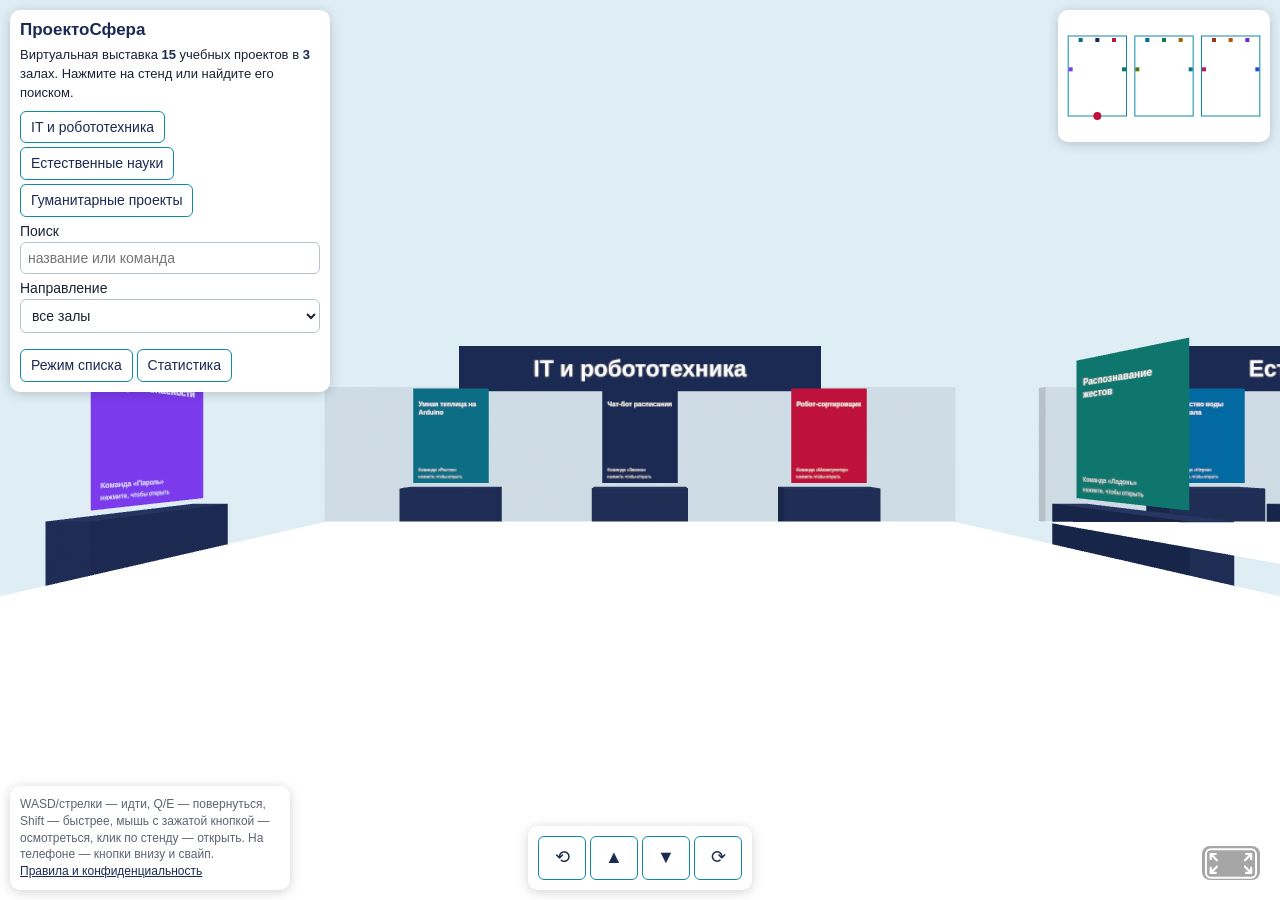
<file: index.html>
<!doctype html>
<html lang="ru">
<head>
<meta charset="utf-8">
<meta name="viewport" content="width=device-width, initial-scale=1">
<title>ПроектоСфера — 3D-выставка проектов</title>
<meta name="description" content="Виртуальная 3D-выставка учебных проектов программы «Сириус.Лето»: 15 демонстрационных стендов в трёх залах. Ходите по павильону или смотрите каталог.">
<meta name="theme-color" content="#1b2a52">
<link rel="icon" href="favicon.svg" type="image/svg+xml">
<link rel="canonical" href="https://sirius-leto-2026.github.io/proektosfera/">
<meta property="og:type" content="website">
<meta property="og:locale" content="ru_RU">
<meta property="og:site_name" content="ПроектоСфера">
<meta property="og:title" content="ПроектоСфера — 3D-выставка проектов">
<meta property="og:description" content="3D-выставка учебных проектов: 15 стендов в трёх залах. Ходите по виртуальному павильону, открывайте карточки и задавайте вопросы авторам.">
<meta property="og:url" content="https://sirius-leto-2026.github.io/proektosfera/">
<meta property="og:image" content="https://sirius-leto-2026.github.io/proektosfera/cover.png">
<meta property="og:image:width" content="1200">
<meta property="og:image:height" content="630">
<meta property="og:image:alt" content="ПроектоСфера — виртуальная 3D-выставка учебных проектов">
<link rel="stylesheet" href="css/style.css?v=6">
</head>
<body data-mode="3d">

<a class="skip" href="catalog.html">Перейти к списку стендов (без 3D)</a>
<noscript><div class="notice">Для 3D-павильона нужен JavaScript. <a href="catalog.html">Открыть каталог стендов</a> — он работает и без сцены.</div></noscript>

<div class="panel top" id="top">
  <div class="top-head">
    <h1>ПроектоСфера</h1>
    <a class="top-link" href="catalog.html">Список</a>
    <button class="top-toggle" id="top-toggle" type="button" aria-expanded="false" aria-controls="top-body" onclick="this.setAttribute('aria-expanded', this.closest('.top').classList.toggle('open'))">Фильтры</button>
  </div>
  <p class="lead">Виртуальная выставка <b id="n-stands">15</b> учебных проектов в <b id="n-halls">3</b> залах. Нажмите на стенд или найдите его поиском.</p>
  <div class="top-body" id="top-body">
    <nav class="halls" id="halls" aria-label="Залы павильона"></nav>
    <label>Поиск <input id="q" type="search" placeholder="название или команда" autocomplete="off"></label>
    <label>Направление <select id="f"><option value="">все залы</option></select></label>
    <ul id="results" aria-live="polite" aria-label="Результаты поиска"></ul>
    <p class="note" id="search-status" role="status"></p>
    <a class="btn" href="catalog.html">Режим списка</a>
    <button class="btn" type="button" onclick="showStats()">Статистика</button>
  </div>
</div>

<canvas class="panel mini" id="mini" width="200" height="120" role="img" aria-label="Схема павильона: три зала, красная точка — положение посетителя"></canvas>

<div class="panel moves" role="group" aria-label="Управление движением">
  <button data-m="left" type="button" aria-label="Повернуть налево">⟲</button>
  <button data-m="fwd" type="button" aria-label="Вперёд">▲</button>
  <button data-m="back" type="button" aria-label="Назад">▼</button>
  <button data-m="right" type="button" aria-label="Повернуть направо">⟳</button>
</div>
<div class="panel help">
  <span class="desk">WASD/стрелки — идти, Q/E — повернуться, Shift — быстрее, мышь с зажатой кнопкой — осмотреться, клик по стенду — открыть. На телефоне — кнопки внизу и свайп.<br><a href="privacy.html">Правила и конфиденциальность</a></span>
  <span class="mob">Кнопки внизу — идти и поворачиваться, свайп по сцене — осмотреться. Нажмите на стенд, чтобы открыть карточку. <a href="privacy.html">Правила</a></span>
</div>

<div id="modal" hidden></div>

<a-scene renderer="antialias: true; physicallyCorrectLights: true" vr-mode-ui="enabled: false" cursor="rayOrigin: mouse" raycaster="objects: .stand" aria-label="3D-павильон выставки. Для навигации без сцены откройте каталог стендов.">
  <a-sky color="#dfeef5"></a-sky>
  <a-entity light="type: ambient; intensity: 2.5"></a-entity>
  <a-entity light="type: directional; intensity: 1.9" position="2 6 3"></a-entity>
  <a-entity id="world"></a-entity>
  <a-entity id="rig" position="0 0 6">
    <a-entity id="cam" camera look-controls="pointerLockEnabled: false" wasd-controls="acceleration: 0" position="0 1.6 0"></a-entity>
  </a-entity>
</a-scene>

<script src="vendor/aframe.min.js"></script>
<script src="data/stands.js?v=6"></script>
<script src="js/common.js?v=6"></script>
<script>
// Геометрия павильона: залы стоят в ряд по оси X, стенды — по периметру зала.
const HALL_W = 14, HALL_D = 12, GAP = 2;
const hallX = i => i * (HALL_W + GAP);
const world = document.getElementById("world");
const cam = document.getElementById("cam");
const pos = {};                                  // id стенда -> {x, z, ry}

function el(tag, attrs, parent) {
  const e = document.createElement(tag);
  for (const k in attrs) e.setAttribute(k, attrs[k]);
  (parent || world).appendChild(e); return e;
}

// Постер стенда рисуем на canvas — картинки не нужны.
function poster(s) {
  const c = document.createElement("canvas"); c.width = 512; c.height = 640;
  const g = c.getContext("2d");
  g.fillStyle = s.color; g.fillRect(0, 0, 512, 640);
  g.fillStyle = "#fff"; g.font = "bold 44px Segoe UI, Arial";
  const words = s.title.split(" "); let line = "", y = 120;
  for (const w of words) {
    if (g.measureText(line + w).width > 440) { g.fillText(line, 36, y); line = ""; y += 56; }
    line += w + " ";
  }
  g.fillText(line, 36, y);
  g.font = "30px Segoe UI, Arial"; g.fillText(s.team, 36, 560);
  g.font = "26px Segoe UI, Arial"; g.fillText("нажмите, чтобы открыть", 36, 605);
  return c.toDataURL();
}

HALLS.forEach((h, i) => {
  const x = hallX(i);
  el("a-plane", { position: `${x} 0 0`, rotation: "-90 0 0", width: HALL_W, height: HALL_D, color: i % 2 ? "#eef3f7" : "#f6f8fa" });
  el("a-box", { position: `${x} 1.5 ${-HALL_D / 2}`, width: HALL_W, height: 3, depth: 0.2, color: "#c9d6df" });
  // шрифт a-text не знает кириллицу, поэтому вывеска зала — тоже картинка на canvas
  const c = document.createElement("canvas"); c.width = 1024; c.height = 128;
  const g = c.getContext("2d"); g.fillStyle = "#1b2a52"; g.fillRect(0, 0, 1024, 128);
  g.fillStyle = "#fff"; g.font = "bold 64px Segoe UI, Arial"; g.textAlign = "center"; g.fillText(h.name, 512, 86);
  el("a-plane", { position: `${x} 3.4 ${-HALL_D / 2 + 0.15}`, width: 8, height: 1, material: { src: c.toDataURL(), shader: "flat" } });
  const list = STANDS.filter(s => s.hall === h.id);
  list.forEach((s, k) => {
    // первые 3 стенда — у задней стены, остальные — по бокам
    let p;
    if (k < 3) p = { x: x - 4 + k * 4, z: -HALL_D / 2 + 0.6, ry: 0 };
    else { const left = k % 2 === 1; p = { x: x + (left ? -HALL_W / 2 + 0.6 : HALL_W / 2 - 0.6), z: -1 + Math.floor((k - 3) / 2) * 3, ry: left ? 90 : -90 }; }
    pos[s.id] = p;
    const st = el("a-entity", { position: `${p.x} 0 ${p.z}`, rotation: `0 ${p.ry} 0` });
    el("a-box", { position: "0 0.4 0", width: 2, height: 0.8, depth: 0.5, color: "#1b2a52" }, st);
    el("a-plane", { class: "stand", "data-id": s.id, position: "0 1.9 0.05", width: 1.6, height: 2, material: { src: poster(s), shader: "flat" } }, st)
      .addEventListener("click", () => openStand(s.id));
  });
});

// Переход к залу / к стенду
function teleport(x, z, ry) {
  document.getElementById("rig").setAttribute("position", `${x} 0 ${z}`);
  cam.setAttribute("position", "0 1.6 0");
  cam.components["look-controls"].yawObject.rotation.y = THREE.MathUtils.degToRad(ry || 0);
  cam.components["look-controls"].pitchObject.rotation.x = 0;
}
const hallsBox = document.getElementById("halls"), f = document.getElementById("f");
const closeTopPanel = () => {
  const panel = document.getElementById("top");
  if (!panel.classList.contains("open")) return;
  panel.classList.remove("open");
  const t = document.getElementById("top-toggle");
  if (t) t.setAttribute("aria-expanded", "false");
};
HALLS.forEach((h, i) => {
  const b = document.createElement("button"); b.type = "button"; b.textContent = h.name;
  b.onclick = () => { teleport(hallX(i), 4, 0); closeTopPanel(); }; hallsBox.appendChild(b);
  f.add(new Option(h.name, h.id));
});
function goStand(id) {
  const p = pos[id];
  if (!p) { openStand(id); return; }
  const r = THREE.MathUtils.degToRad(p.ry);
  teleport(p.x + Math.sin(r) * 2.5, p.z + Math.cos(r) * 2.5, p.ry);
  openStand(id);
}

// Поиск и фильтр
const q = document.getElementById("q"), res = document.getElementById("results"), status = document.getElementById("search-status");
function renderResults() {
  const t = q.value.trim().toLowerCase(), h = f.value;
  res.innerHTML = "";
  if (!t && !h) { status.textContent = ""; return; }
  const found = STANDS.filter(s => (!h || s.hall === h) && (!t || (s.title + " " + s.team).toLowerCase().includes(t)));
  found.forEach(s => { const li = document.createElement("li"), b = document.createElement("button");
    b.type = "button"; b.textContent = s.title; b.onclick = () => { closeTopPanel(); goStand(s.id); }; li.appendChild(b); res.appendChild(li); });
  status.textContent = found.length ? `Найдено стендов: ${found.length}` : "Ничего не найдено — измените запрос или зал.";
}
q.oninput = f.onchange = renderResults;

// Кнопки движения для телефона
document.querySelectorAll(".moves button").forEach(b => b.onclick = () => {
  const rig = document.getElementById("rig").object3D, yaw = cam.components["look-controls"].yawObject;
  const m = b.dataset.m, step = 1.5;
  if (m === "left") yaw.rotation.y += Math.PI / 8;
  else if (m === "right") yaw.rotation.y -= Math.PI / 8;
  else { const d = m === "fwd" ? -step : step;
    rig.position.x += Math.sin(yaw.rotation.y) * d; rig.position.z += Math.cos(yaw.rotation.y) * d; }
});

// Миникарта
const mini = document.getElementById("mini").getContext("2d");
const total = hallX(HALLS.length - 1) + HALL_W, sc = 200 / (total + 2);
function drawMini() {
  mini.clearRect(0, 0, 200, 120);
  const mx = x => (x + HALL_W / 2 + 1) * sc, mz = z => 60 + z * sc * 1.6;
  HALLS.forEach((h, i) => { mini.strokeStyle = "#0e8aa6"; mini.strokeRect(mx(hallX(i) - HALL_W / 2), mz(-HALL_D / 2), HALL_W * sc, HALL_D * sc * 1.6); });
  STANDS.forEach(s => { const p = pos[s.id]; mini.fillStyle = s.color; mini.fillRect(mx(p.x) - 2, mz(p.z) - 2, 4, 4); });
  const w = new THREE.Vector3(); cam.object3D.getWorldPosition(w);
  mini.fillStyle = "#be123c"; mini.beginPath(); mini.arc(mx(w.x), mz(w.z), 4, 0, 7); mini.fill();
  requestAnimationFrame(drawMini);
}
const sceneEl = document.querySelector("a-scene");
sceneEl.addEventListener("loaded", () => {
  // Сцену можно выбрать клавишей Tab и ходить с клавиатуры.
  if (sceneEl.canvas) {
    sceneEl.canvas.tabIndex = 0;
    sceneEl.canvas.setAttribute("aria-label", "3D-павильон. WASD или стрелки — идти, Q и E — поворачиваться, Shift — быстрее. Список стендов доступен по ссылке «Перейти к списку стендов».");
  }
  drawMini();
});

// ---------- ходьба с клавиатуры ----------
// Встроенный wasd-controls на схеме «acceleration: 45» разгонялся до ~8 м/с (30 км/ч):
// камера за секунду пролетала зал и уходила сквозь стены в пустоту. Поэтому движение
// считаем сами: ровный шаг 2,2 м/с (Shift — 4,2), поворот Q/E и границы павильона.
(() => {
  const rigEl = document.getElementById("rig");
  const WALK = 2.2, RUN = 4.2, TURN = 1.9;
  const MIN_X = -HALL_W / 2 + 0.6, MAX_X = hallX(HALLS.length - 1) + HALL_W / 2 - 0.6;
  const MIN_Z = -HALL_D / 2 + 0.6, MAX_Z = HALL_D / 2 + 0.3;
  const MOVE_KEYS = /^(KeyW|KeyA|KeyS|KeyD|KeyQ|KeyE|ArrowUp|ArrowDown|ArrowLeft|ArrowRight|ShiftLeft|ShiftRight)$/;
  const isTyping = (t) => !!t && (/^(INPUT|TEXTAREA|SELECT)$/.test(t.tagName) || t.isContentEditable);
  const held = new Set();                       // состояние клавиш ведём сами: A-Frame знает только WASD/стрелки
  let last = performance.now();

  function step(now) {
    requestAnimationFrame(step);
    const dt = Math.min((now - last) / 1000, 0.1);
    last = now;
    const look = cam.components && cam.components["look-controls"];
    if (!look || document.body.classList.contains("modal-open")) return;
    const f = ((held.has("KeyW") || held.has("ArrowUp")) ? 1 : 0) - ((held.has("KeyS") || held.has("ArrowDown")) ? 1 : 0);
    const s = ((held.has("KeyD") || held.has("ArrowRight")) ? 1 : 0) - ((held.has("KeyA") || held.has("ArrowLeft")) ? 1 : 0);
    const turn = (held.has("KeyE") ? 1 : 0) - (held.has("KeyQ") ? 1 : 0);
    if (turn) look.yawObject.rotation.y += turn * TURN * dt;
    if (!f && !s) return;
    const len = Math.hypot(f, s) || 1;
    const speed = (held.has("ShiftLeft") || held.has("ShiftRight")) ? RUN : WALK;
    const y = look.yawObject.rotation.y;
    const dx = (-Math.sin(y) * f + Math.cos(y) * s) / len * speed * dt;
    const dz = (-Math.cos(y) * f - Math.sin(y) * s) / len * speed * dt;
    const p = rigEl.object3D.position;
    p.x = Math.min(MAX_X, Math.max(MIN_X, p.x + dx));
    p.z = Math.min(MAX_Z, Math.max(MIN_Z, p.z + dz));
  }
  requestAnimationFrame(step);

  // Стрелки и WASD не должны прокручивать страницу и не должны мешать вводу в поиске.
  document.addEventListener("keydown", (e) => {
    if (!MOVE_KEYS.test(e.code) || isTyping(e.target) || document.body.classList.contains("modal-open")) return;
    e.preventDefault();
    held.add(e.code);
  }, { passive: false });
  document.addEventListener("keyup", (e) => { held.delete(e.code); });
  window.addEventListener("blur", () => held.clear());
  document.addEventListener("visibilitychange", () => { if (document.hidden) held.clear(); });
})();
</script>
</body>
</html>
</file>
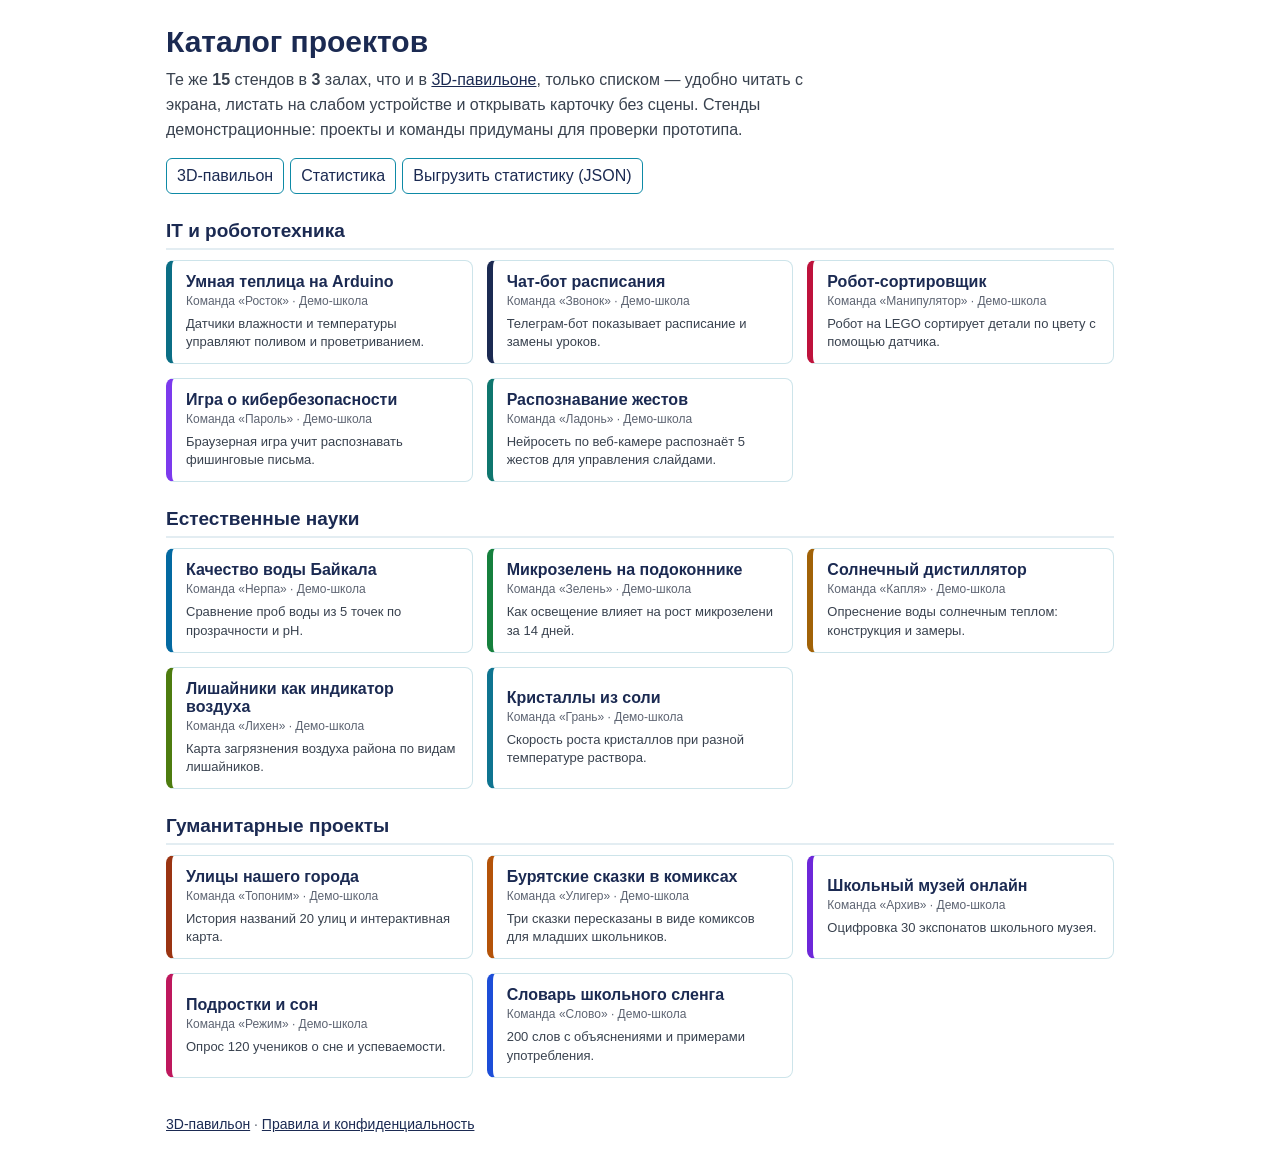
<file: catalog.html>
<!doctype html>
<html lang="ru">
<head>
<meta charset="utf-8">
<meta name="viewport" content="width=device-width, initial-scale=1">
<title>Каталог стендов — ПроектоСфера</title>
<meta name="description" content="Все стенды выставки «ПроектоСфера» списком: 15 демонстрационных проектов в трёх направлениях. Откройте карточку, чтобы узнать команду и описание.">
<meta name="theme-color" content="#1b2a52">
<link rel="icon" href="favicon.svg" type="image/svg+xml">
<link rel="canonical" href="https://sirius-leto-2026.github.io/proektosfera/catalog.html">
<meta property="og:type" content="website">
<meta property="og:locale" content="ru_RU">
<meta property="og:site_name" content="ПроектоСфера">
<meta property="og:title" content="Каталог стендов — ПроектоСфера">
<meta property="og:description" content="Все 15 стендов выставки списком, с командами и описаниями. Режим без 3D-сцены — для слабых устройств и чтения с экрана.">
<meta property="og:url" content="https://sirius-leto-2026.github.io/proektosfera/catalog.html">
<meta property="og:image" content="https://sirius-leto-2026.github.io/proektosfera/cover.png">
<meta property="og:image:width" content="1200">
<meta property="og:image:height" content="630">
<meta property="og:image:alt" content="ПроектоСфера — виртуальная 3D-выставка учебных проектов">
<link rel="stylesheet" href="css/style.css?v=6">
<script src="data/stands.js?v=6"></script>
</head>
<body data-mode="catalog">
<div class="wrap">
  <h1>Каталог проектов</h1>
  <p class="catalog-intro">Те же <b id="n-stands">15</b> стендов в <b id="n-halls">3</b> залах, что и в <a href="index.html">3D-павильоне</a>, только списком — удобно читать с экрана, листать на слабом устройстве и открывать карточку без сцены. Стенды демонстрационные: проекты и команды придуманы для проверки прототипа.</p>
  <div class="toolbar">
    <a class="btn" href="index.html">3D-павильон</a>
    <button class="btn" type="button" onclick="showStats()">Статистика</button>
    <button class="btn" type="button" onclick="exportStats()">Выгрузить статистику (JSON)</button>
  </div>
  <div id="list"></div>
</div>
<p class="foot"><a href="index.html">3D-павильон</a> · <a href="privacy.html">Правила и конфиденциальность</a></p>
<div id="modal" hidden></div>
<script src="js/common.js?v=6"></script>
<script>
const list = document.getElementById("list");
HALLS.forEach(h => {
  const sec = document.createElement("section");
  sec.innerHTML = `<h2>${h.name}</h2><div class="grid"></div>`;
  STANDS.filter(s => s.hall === h.id).forEach(s => {
    const b = document.createElement("button");
    b.type = "button";
    b.className = "item"; b.style.borderLeftColor = s.color;
    b.innerHTML = `<b>${s.title}</b><small>${s.team} · ${s.school}</small><span class="desc">${s.text}</span>`;
    b.onclick = () => openStand(s.id);
    sec.querySelector(".grid").appendChild(b);
  });
  list.appendChild(sec);
});
</script>
</body>
</html>
</file>
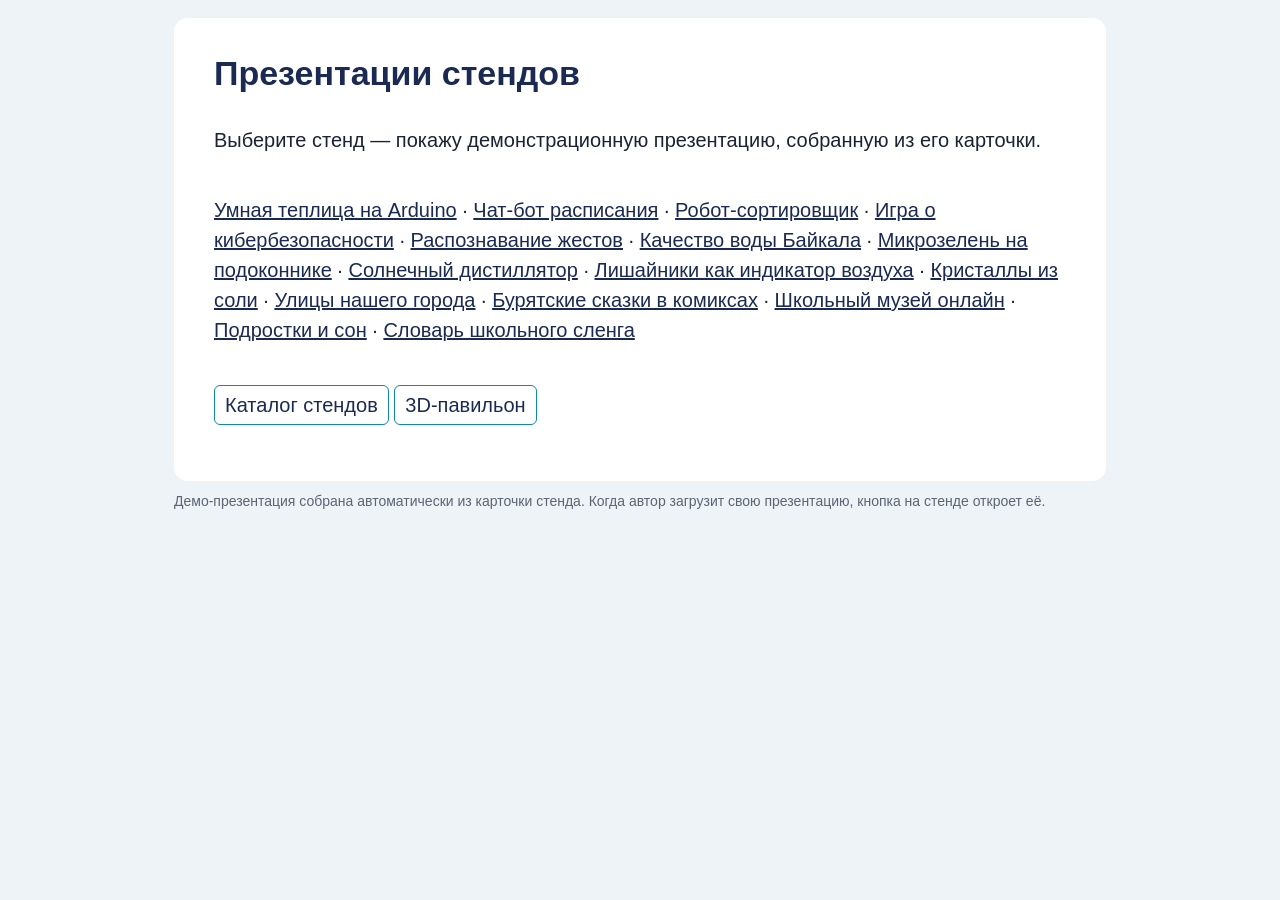
<file: present.html>
<!doctype html>
<html lang="ru">
<head>
<meta charset="utf-8">
<meta name="viewport" content="width=device-width, initial-scale=1">
<title>Презентация стенда — ПроектоСфера</title>
<meta name="description" content="Демонстрационная презентация стенда выставки «ПроектоСфера»: описание проекта, команда и материалы, которые автор добавит позже.">
<meta name="theme-color" content="#1b2a52">
<link rel="icon" href="favicon.svg" type="image/svg+xml">
<link rel="canonical" href="https://sirius-leto-2026.github.io/proektosfera/present.html">
<meta property="og:type" content="website">
<meta property="og:locale" content="ru_RU">
<meta property="og:site_name" content="ПроектоСфера">
<meta property="og:title" content="Презентация стенда — ПроектоСфера">
<meta property="og:description" content="Демо-презентация стенда выставки: описание проекта, команда и материалы, которые автор добавит позже.">
<meta property="og:url" content="https://sirius-leto-2026.github.io/proektosfera/present.html">
<meta property="og:image" content="https://sirius-leto-2026.github.io/proektosfera/cover.png">
<meta property="og:image:width" content="1200">
<meta property="og:image:height" content="630">
<meta property="og:image:alt" content="ПроектоСфера — виртуальная 3D-выставка учебных проектов">
<link rel="stylesheet" href="css/style.css?v=6">
<style>
body{background:#eef3f7;margin:0}
.deck{max-width:980px;margin:0 auto;padding:18px 24px}
.slide{background:#fff;border-radius:14px;min-height:380px;padding:36px 40px;border-top:10px solid var(--c);display:flex;flex-direction:column;justify-content:center}
.slide h1{color:var(--navy);font-size:34px;margin:0 0 12px}
.slide h2{color:var(--navy);font-size:26px;margin:0 0 14px}
.slide p,.slide li{font-size:20px;line-height:1.5}
.nav{display:flex;justify-content:space-between;align-items:center;gap:10px;margin-top:12px}
.note{color:var(--muted);font-size:14px;line-height:1.5;margin-top:10px}
@media (max-width:680px){
  .deck{padding:12px}
  .slide{min-height:300px;padding:22px 18px}
  .slide h1{font-size:26px}
  .slide h2{font-size:21px}
  .slide p,.slide li{font-size:17px}
  .nav .btn{flex:1 1 auto}
}
</style>
</head>
<body data-mode="info">
<main class="deck">
  <div class="slide" id="sl" aria-live="polite"></div>
  <div class="nav" id="nav">
    <button class="btn" id="pv" type="button" aria-label="Предыдущий слайд">← Назад</button>
    <span id="pg" aria-live="polite"></span>
    <button class="btn" id="nx" type="button" aria-label="Следующий слайд">Вперёд →</button>
  </div>
  <p class="note" id="note">Демо-презентация собрана автоматически из карточки стенда. Когда автор загрузит свою презентацию, кнопка на стенде откроет её.</p>
</main>
<script src="data/stands.js?v=6"></script>
<script>
(function () {
  const params = new URLSearchParams(location.search);
  const id = params.get("id");
  const stand = id ? STANDS.find(x => x.id === id) : null;
  const sl = document.getElementById("sl"), pv = document.getElementById("pv"), nx = document.getElementById("nx");
  const pg = document.getElementById("pg"), note = document.getElementById("note"), nav = document.getElementById("nav");

  if (!stand) {
    // Без ?id — не ошибка, а выбор стенда: страницу могут открыть по прямому адресу.
    if (!id) {
      document.title = "Презентации стендов — ПроектоСфера";
      sl.innerHTML = `<h1>Презентации стендов</h1>
        <p>Выберите стенд — покажу демонстрационную презентацию, собранную из его карточки.</p>
        <p>${STANDS.map(s => `<a href="present.html?id=${encodeURIComponent(s.id)}">${s.title}</a>`).join(" · ")}</p>
        <p><a class="btn" href="catalog.html">Каталог стендов</a> <a class="btn" href="index.html">3D-павильон</a></p>`;
      nav.hidden = true;
      return;
    }
    document.title = "Стенд не найден — ПроектоСфера";
    sl.innerHTML = `<h1>Стенд не найден</h1>
      <p>Такого стенда нет на выставке. Откройте карточку из каталога — там все стенды списком.</p>
      <p><a class="btn" href="catalog.html">Каталог стендов</a> <a class="btn" href="index.html">3D-павильон</a></p>`;
    nav.hidden = true;
    note.hidden = true;
    return;
  }

  const hall = (HALLS.find(x => x.id === stand.hall) || {}).name || "";
  document.title = stand.title + " — презентация";
  sl.style.setProperty("--c", stand.color);
  const slides = [
    `<p style="color:${stand.color};font-weight:700;text-transform:uppercase;letter-spacing:.06em">${hall}</p><h1>${stand.title}</h1><p>${stand.team} · ${stand.school}</p>`,
    `<h2>О проекте</h2><p>${stand.text}</p>`,
    `<h2>Что есть на стенде</h2><ul><li>Описание проекта и команда</li><li>Презентация, видео и продукт — по мере загрузки автором</li><li>Кнопка «Нравится» и вопрос автору</li></ul>`,
    `<h2>Спасибо за внимание!</h2><p>Задайте вопрос команде «${stand.team.replace(/^Команда /, "")}» прямо на стенде выставки «ПроектоСфера».</p>`
  ];
  let i = 0;
  let timer = 0;
  const show = () => {
    sl.innerHTML = slides[i];
    pg.textContent = (i + 1) + " / " + slides.length;
    pv.disabled = i === 0;
    nx.disabled = i === slides.length - 1;
  };
  pv.onclick = () => { clearInterval(timer); if (i > 0) { i--; show(); } };
  nx.onclick = () => { clearInterval(timer); if (i < slides.length - 1) { i++; show(); } };
  document.addEventListener("keydown", e => {
    if (e.key === "ArrowRight") nx.click();
    if (e.key === "ArrowLeft") pv.click();
  });

  note.innerHTML = `Демо-презентация собрана автоматически из карточки стенда. Когда автор загрузит свою презентацию, кнопка на стенде откроет её.<br><a href="index.html#stand=${encodeURIComponent(stand.id)}">← К стенду на выставке</a> · <a href="catalog.html">Каталог</a> · <a href="privacy.html">Правила</a>`;

  const auto = params.get("auto");
  const reduce = window.matchMedia && window.matchMedia("(prefers-reduced-motion: reduce)").matches;
  if (auto && !reduce) {
    note.insertAdjacentHTML("afterbegin", "<b>Демо-ролик:</b> слайды листаются сами каждые 4 секунды. ");
    timer = setInterval(() => { i = (i + 1) % slides.length; show(); }, 4000);
  } else if (auto && reduce) {
    note.insertAdjacentHTML("afterbegin", "<b>Демо-ролик:</b> автолистание отключено, потому что в системе включено уменьшение движения. ");
  }
  show();
})();
</script>
</body>
</html>
</file>
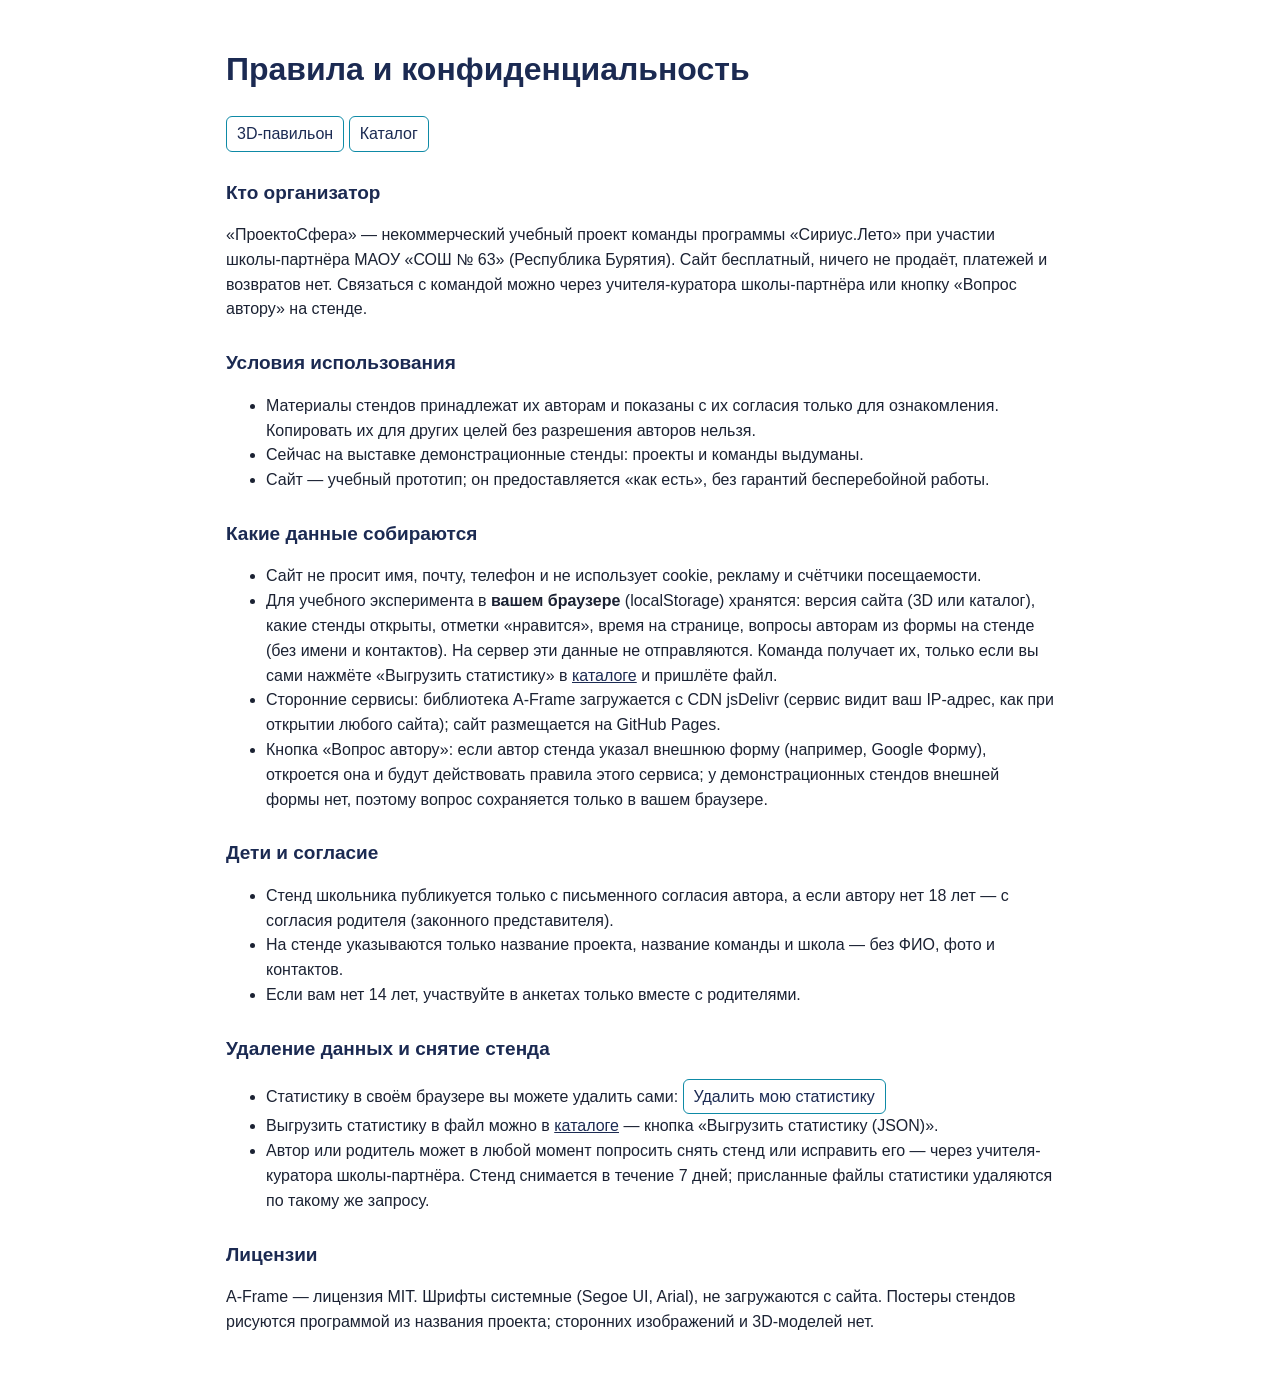
<file: privacy.html>
<!doctype html>
<html lang="ru">
<head>
<meta charset="utf-8">
<meta name="viewport" content="width=device-width, initial-scale=1">
<title>Правила и конфиденциальность — ПроектоСфера</title>
<meta name="description" content="Правила выставки «ПроектоСфера» и политика конфиденциальности: какие данные хранятся в браузере, как удалить статистику и снять стенд.">
<meta name="theme-color" content="#1b2a52">
<link rel="icon" href="favicon.svg" type="image/svg+xml">
<link rel="canonical" href="https://sirius-leto-2026.github.io/proektosfera/privacy.html">
<meta property="og:type" content="website">
<meta property="og:locale" content="ru_RU">
<meta property="og:site_name" content="ПроектоСфера">
<meta property="og:title" content="Правила и конфиденциальность — ПроектоСфера">
<meta property="og:description" content="Какие данные хранятся в браузере, как удалить статистику и снять стенд с выставки.">
<meta property="og:url" content="https://sirius-leto-2026.github.io/proektosfera/privacy.html">
<meta property="og:image" content="https://sirius-leto-2026.github.io/proektosfera/cover.png">
<meta property="og:image:width" content="1200">
<meta property="og:image:height" content="630">
<meta property="og:image:alt" content="ПроектоСфера — виртуальная 3D-выставка учебных проектов">
<link rel="stylesheet" href="css/style.css?v=6">
<style>
main{max-width:860px;margin:0 auto;padding:24px 16px;line-height:1.55}
h1,h2{color:var(--navy)}
h2{font-size:19px;margin-top:26px}
</style>
</head>
<body data-mode="info">
<main>
<h1>Правила и конфиденциальность</h1>
<p><a class="btn" href="index.html">3D-павильон</a> <a class="btn" href="catalog.html">Каталог</a></p>

<h2>Кто организатор</h2>
<p>«ПроектоСфера» — некоммерческий учебный проект команды программы «Сириус.Лето» при участии школы-партнёра МАОУ «СОШ № 63» (Республика Бурятия). Сайт бесплатный, ничего не продаёт, платежей и возвратов нет. Связаться с командой можно через учителя-куратора школы-партнёра или кнопку «Вопрос автору» на стенде.</p>

<h2>Условия использования</h2>
<ul>
<li>Материалы стендов принадлежат их авторам и показаны с их согласия только для ознакомления. Копировать их для других целей без разрешения авторов нельзя.</li>
<li>Сейчас на выставке демонстрационные стенды: проекты и команды выдуманы.</li>
<li>Сайт — учебный прототип; он предоставляется «как есть», без гарантий бесперебойной работы.</li>
</ul>

<h2>Какие данные собираются</h2>
<ul>
<li>Сайт не просит имя, почту, телефон и не использует cookie, рекламу и счётчики посещаемости.</li>
<li>Для учебного эксперимента в <b>вашем браузере</b> (localStorage) хранятся: версия сайта (3D или каталог), какие стенды открыты, отметки «нравится», время на странице, вопросы авторам из формы на стенде (без имени и контактов). На сервер эти данные не отправляются. Команда получает их, только если вы сами нажмёте «Выгрузить статистику» в <a href="catalog.html">каталоге</a> и пришлёте файл.</li>
<li>Сторонние сервисы: библиотека A-Frame загружается с CDN jsDelivr (сервис видит ваш IP-адрес, как при открытии любого сайта); сайт размещается на GitHub Pages.</li>
<li>Кнопка «Вопрос автору»: если автор стенда указал внешнюю форму (например, Google Форму), откроется она и будут действовать правила этого сервиса; у демонстрационных стендов внешней формы нет, поэтому вопрос сохраняется только в вашем браузере.</li>
</ul>

<h2>Дети и согласие</h2>
<ul>
<li>Стенд школьника публикуется только с письменного согласия автора, а если автору нет 18 лет — с согласия родителя (законного представителя).</li>
<li>На стенде указываются только название проекта, название команды и школа — без ФИО, фото и контактов.</li>
<li>Если вам нет 14 лет, участвуйте в анкетах только вместе с родителями.</li>
</ul>

<h2>Удаление данных и снятие стенда</h2>
<ul>
<li>Статистику в своём браузере вы можете удалить сами: <button class="btn" type="button" onclick="try{localStorage.removeItem('proektosfera_stats')}catch(e){};this.textContent='Удалено'">Удалить мою статистику</button></li>
<li>Выгрузить статистику в файл можно в <a href="catalog.html">каталоге</a> — кнопка «Выгрузить статистику (JSON)».</li>
<li>Автор или родитель может в любой момент попросить снять стенд или исправить его — через учителя-куратора школы-партнёра. Стенд снимается в течение 7 дней; присланные файлы статистики удаляются по такому же запросу.</li>
</ul>

<h2>Лицензии</h2>
<p>A-Frame — лицензия MIT. Шрифты системные (Segoe UI, Arial), не загружаются с сайта. Постеры стендов рисуются программой из названия проекта; сторонних изображений и 3D-моделей нет.</p>
</main>
</body>
</html>
</file>
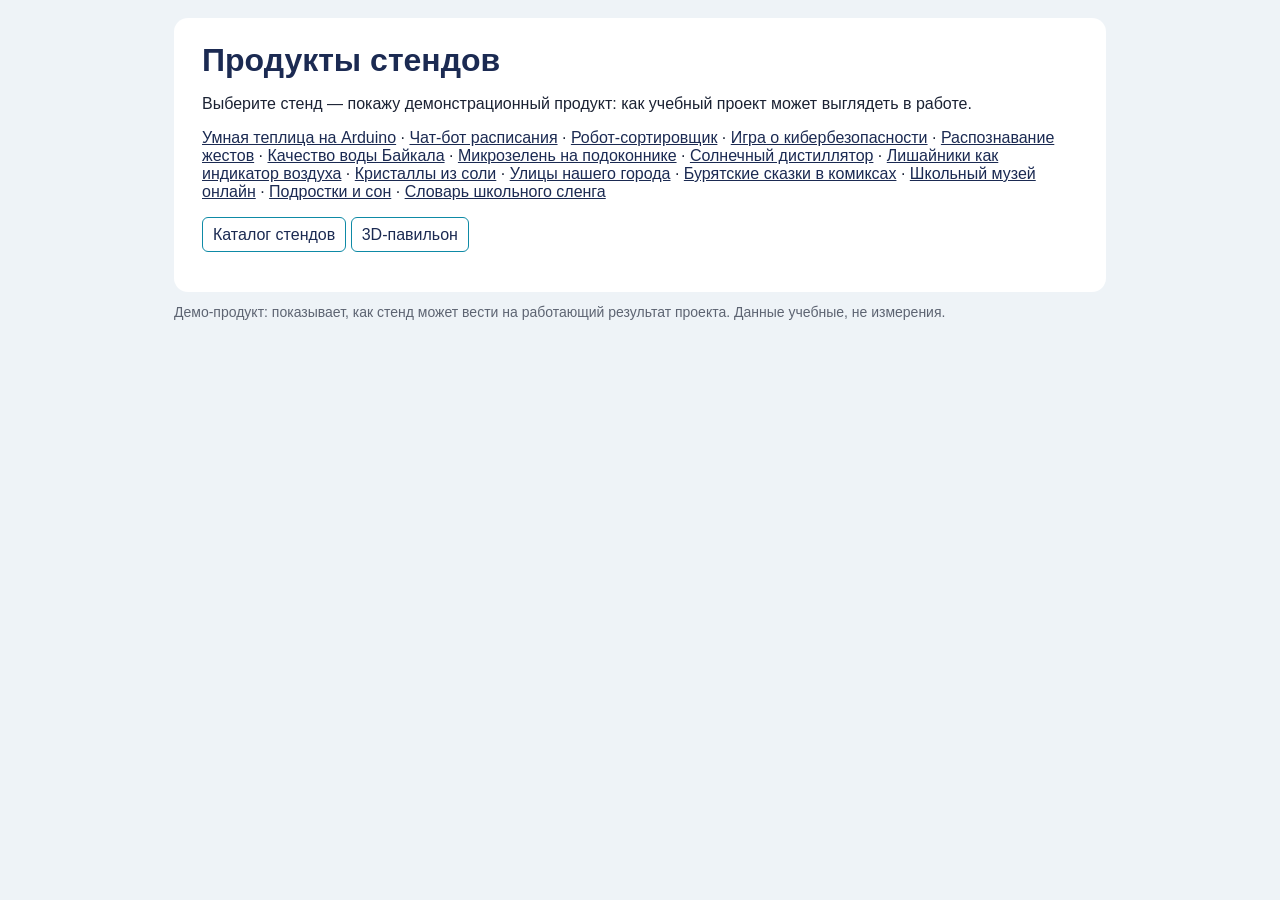
<file: product.html>
<!doctype html>
<html lang="ru">
<head>
<meta charset="utf-8">
<meta name="viewport" content="width=device-width, initial-scale=1">
<title>Продукт проекта — ПроектоСфера</title>
<meta name="description" content="Демонстрационный продукт проекта выставки «ПроектоСфера»: интерактивные примеры и учебные данные стендов. Показывает, как стенд ведёт к результату проекта.">
<meta name="theme-color" content="#1b2a52">
<link rel="icon" href="favicon.svg" type="image/svg+xml">
<link rel="canonical" href="https://sirius-leto-2026.github.io/proektosfera/product.html">
<meta property="og:type" content="website">
<meta property="og:locale" content="ru_RU">
<meta property="og:site_name" content="ПроектоСфера">
<meta property="og:title" content="Продукт проекта — ПроектоСфера">
<meta property="og:description" content="Демонстрационный продукт проекта: интерактивные примеры и учебные данные стендов выставки.">
<meta property="og:url" content="https://sirius-leto-2026.github.io/proektosfera/product.html">
<meta property="og:image" content="https://sirius-leto-2026.github.io/proektosfera/cover.png">
<meta property="og:image:width" content="1200">
<meta property="og:image:height" content="630">
<meta property="og:image:alt" content="ПроектоСфера — виртуальная 3D-выставка учебных проектов">
<link rel="stylesheet" href="css/style.css?v=6">
<style>
body{background:#eef3f7;margin:0}
main{max-width:980px;margin:0 auto;padding:18px 24px}
.box{background:#fff;border-radius:14px;padding:24px 28px;border-top:10px solid var(--c)}
h1{color:var(--navy);margin:0 0 6px}
h2{color:var(--navy);font-size:21px;margin:22px 0 8px}
.row{display:grid;grid-template-columns:1fr auto;gap:6px 10px;align-items:center;margin:14px 0}
.row label{grid-column:1;grid-row:1;color:var(--ink)}
.row span{grid-column:2;grid-row:1;font-weight:700;color:var(--navy)}
.row input[type=range]{grid-column:1/-1;grid-row:2;width:100%}
.out{font-size:20px;font-weight:700;color:var(--navy);margin-top:14px}
.table-wrap{overflow-x:auto;margin-top:8px}
table{border-collapse:collapse;width:100%;min-width:460px}
caption{text-align:left;color:var(--muted);font-size:13px;padding-bottom:6px}
td,th{border-bottom:1px solid #dbe3ea;padding:7px;text-align:left;font-size:14px}
.bar{height:14px;background:var(--c);border-radius:3px}
.q button{display:block;margin:6px 0}
.note{color:var(--muted);font-size:14px;line-height:1.5;margin-top:10px}
@media (max-width:680px){
  main{padding:12px}
  .box{padding:18px 16px}
  .out{font-size:17px}
  table{min-width:0}
  td,th{padding:5px 4px;font-size:13px}
}
</style>
</head>
<body data-mode="info">
<main>
  <div class="box" id="box"></div>
  <p class="note" id="note">Демо-продукт: показывает, как стенд может вести на работающий результат проекта. Данные учебные, не измерения.</p>
</main>
<script src="data/stands.js?v=6"></script>
<script>
(function () {
  const id = new URLSearchParams(location.search).get("id");
  const stand = id ? STANDS.find(x => x.id === id) : null;
  const box = document.getElementById("box"), note = document.getElementById("note");

  if (!stand) {
    // Без ?id — не ошибка, а выбор стенда: страницу могут открыть по прямому адресу.
    if (!id) {
      document.title = "Продукты стендов — ПроектоСфера";
      box.innerHTML = `<h1>Продукты стендов</h1>
        <p>Выберите стенд — покажу демонстрационный продукт: как учебный проект может выглядеть в работе.</p>
        <p>${STANDS.map(s => `<a href="product.html?id=${encodeURIComponent(s.id)}">${s.title}</a>`).join(" · ")}</p>
        <p><a class="btn" href="catalog.html">Каталог стендов</a> <a class="btn" href="index.html">3D-павильон</a></p>`;
      return;
    }
    document.title = "Стенд не найден — ПроектоСфера";
    box.innerHTML = `<h1>Стенд не найден</h1>
      <p>Такого стенда нет на выставке. Откройте карточку из каталога — там все стенды списком.</p>
      <p><a class="btn" href="catalog.html">Каталог стендов</a> <a class="btn" href="index.html">3D-павильон</a></p>`;
    note.hidden = true;
    return;
  }

  box.style.setProperty("--c", stand.color);
  document.title = stand.title + " — продукт";
  let html = `<h1>${stand.title}</h1><p class="note">${stand.team} · ${stand.school}</p>`;

  if (stand.id === "s01") {
    html += `<h2>Симулятор умной теплицы</h2>
      <div class="row"><label for="hum">Влажность почвы</label><input id="hum" type="range" min="0" max="100" value="35"><span id="humv"></span></div>
      <div class="row"><label for="temp">Температура воздуха</label><input id="temp" type="range" min="5" max="40" value="29"><span id="tempv"></span></div>
      <div class="out" id="res" aria-live="polite"></div>
      <p class="note">Правило как в скетче Arduino: полив при влажности ниже 40 %, проветривание выше 28 °C.</p>`;
  } else if (stand.id === "s06") {
    const d = [["Листвянка", 6.5, 7.8], ["Порт Байкал", 6.0, 7.9], ["Большие Коты", 8.0, 7.7], ["Култук", 4.5, 8.1], ["Слюдянка", 3.5, 8.2]];
    html += `<h2>Прозрачность и pH в пяти точках</h2>
      <div class="table-wrap"><table>
        <caption>Учебные данные, не измерения.</caption>
        <thead><tr><th scope="col">Точка</th><th scope="col">Прозрачность (диск Секки), м</th><th scope="col">Шкала</th><th scope="col">pH</th></tr></thead>
        <tbody>${d.map(r => `<tr><td>${r[0]}</td><td>${r[1].toFixed(1)}</td><td style="width:35%"><div class="bar" style="width:${r[1] / 8 * 100}%" role="img" aria-label="Прозрачность ${r[1].toFixed(1)} из 8 метров"></div></td><td>${r[2]}</td></tr>`).join("")}</tbody>
      </table></div>
      <p class="out">Вывод: у посёлков с причалами прозрачность ниже — команда планирует повторить замеры летом.</p>`;
  } else if (stand.id === "s11") {
    const q = [["Улица Ленина", "В честь исторического деятеля", "Так называют улицы в честь людей"], ["Садовая улица", "По садам, которые здесь были", "Названия по местности — одни из самых старых"], ["Улица Гагарина", "В честь первого космонавта", "Названия 1960-х в честь покорителей космоса"]];
    html += `<h2>Мини-викторина «Откуда название улицы?»</h2>
      ${q.map(r => `<div class="q"><b>${r[0]}</b> <button class="btn" type="button" aria-expanded="false" onclick="const p=this.nextElementSibling;p.hidden=!p.hidden;this.setAttribute('aria-expanded',String(!p.hidden));this.textContent=p.hidden?'Показать ответ':'Скрыть ответ'">Показать ответ</button><p hidden>${r[1]}. ${r[2]}.</p></div>`).join("")}`;
  } else {
    html += `<p>Автор ещё не загрузил продукт.</p>`;
  }

  note.innerHTML += `<br><a href="index.html#stand=${encodeURIComponent(stand.id)}">← К стенду на выставке</a> · <a href="catalog.html">Каталог</a> · <a href="privacy.html">Правила</a>`;
  box.innerHTML = html;

  const hum = document.getElementById("hum");
  if (hum) {
    const temp = document.getElementById("temp"), humv = document.getElementById("humv");
    const tempv = document.getElementById("tempv"), out = document.getElementById("res");
    const update = () => {
      humv.textContent = hum.value + " %";
      tempv.textContent = temp.value + " °C";
      const a = [];
      if (+hum.value < 40) a.push("💧 полив включён");
      if (+temp.value > 28) a.push("🌬 форточка открыта");
      out.textContent = a.length ? a.join(" · ") : "✅ всё в норме, устройства выключены";
    };
    hum.oninput = temp.oninput = update;
    update();
  }
})();
</script>
</body>
</html>
</file>
<file: css/style.css>
:root { --navy:#1b2a52; --cyan:#0e8aa6; --ink:#1b2233; --muted:#5d6472; --line:#dbe3ea; }
* { box-sizing: border-box; }
[hidden] { display: none !important; }
body { margin: 0; font-family: "Segoe UI", Arial, sans-serif; color: var(--ink); }
body.modal-open { overflow: hidden; }
a { color: var(--navy); }
a:focus-visible, button:focus-visible, input:focus-visible, select:focus-visible, textarea:focus-visible,
.a-canvas:focus-visible { outline: 3px solid #f59e0b; outline-offset: 2px; }
/* Ссылка «сразу к списку» — видна только при переходе с клавиатуры. */
.skip { position: absolute; left: 8px; top: -60px; z-index: 30; padding: 10px 14px; border-radius: 0 0 8px 8px; background: var(--navy); color: #fff; text-decoration: none; font-size: 14px; }
.skip:focus { top: 0; }
.notice { margin: 12px; padding: 12px 14px; border-radius: 8px; background: #fff4e0; border: 1px solid #e8b44a; }

.panel { position: fixed; z-index: 10; background: #fff; border-radius: 10px; box-shadow: 0 2px 12px rgba(0,0,0,.18); padding: 10px; font-size: 14px; }
.top { left: 10px; top: 10px; max-width: 320px; }
.top-head { display: flex; align-items: center; gap: 8px; }
.top h1 { flex: 1 1 auto; font-size: 17px; margin: 0; color: var(--navy); }
.top-toggle, .top-link { display: none; font: inherit; font-size: 13px; line-height: 1.2; padding: 6px 9px; border-radius: 6px; border: 1px solid var(--cyan); background: #fff; color: var(--navy); text-decoration: none; white-space: nowrap; cursor: pointer; }
.lead { margin: 6px 0 8px; font-size: 13px; line-height: 1.45; color: var(--ink); }
.lead b { color: var(--navy); }
.top-body { display: block; }
.top input, .top select { width: 100%; padding: 7px; margin: 3px 0 6px; font: inherit; border: 1px solid #b7c3cc; border-radius: 6px; background: #fff; color: var(--ink); }
.top label { display: block; color: var(--ink); }
#results { max-height: 180px; overflow: auto; margin: 4px 0 6px; padding: 0; list-style: none; }
#results li + li { border-top: 1px solid #edf1f4; }
#results li button { min-height: 40px; }
#search-status { margin: 4px 0 6px; }
#search-status:empty { display: none; }
#results li button { width: 100%; min-height: 32px; text-align: left; border: 0; background: none; padding: 6px; cursor: pointer; font: inherit; color: var(--ink); border-radius: 4px; }
#results li button:hover, #results li button:focus { background: #e3f3f7; }
.halls { display: flex; flex-wrap: wrap; gap: 4px; margin-bottom: 6px; }
.halls button, .btn, .moves button { font: inherit; padding: 7px 10px; margin: 0; border-radius: 6px; border: 1px solid var(--cyan); background: #fff; color: var(--navy); cursor: pointer; text-decoration: none; display: inline-block; line-height: 1.2; }
.halls button:focus, .btn:focus, .moves button:focus { outline: 3px solid #f59e0b; outline-offset: 2px; }
.btn.off { opacity: 1; cursor: default; border-style: dashed; border-color: #aab8c4; background: #eef3f7; color: #3f4a5a; }
.mini { right: 10px; top: 10px; padding: 6px; }
.moves { left: 50%; bottom: 10px; transform: translateX(-50%); display: flex; gap: 4px; }
.moves button { width: 48px; height: 44px; font-size: 18px; }
.help { left: 10px; bottom: 10px; font-size: 12px; color: var(--muted); max-width: 280px; line-height: 1.4; }
.help .mob { display: none; }
.help a { color: var(--navy); }

#modal { position: fixed; inset: 0; z-index: 20; background: rgba(10,20,40,.45); display: flex; align-items: center; justify-content: center; padding: 16px; overflow: auto; }
#modal[hidden] { display: none; }
.card { background: #fff; border-radius: 12px; padding: 20px 22px; max-width: 540px; width: 100%; max-height: calc(100vh - 32px); overflow: auto; position: relative; }
.card h2 { margin: 2px 0 4px; color: var(--navy); }
.card .hall { font-size: 13px; font-weight: 700; text-transform: uppercase; letter-spacing: .06em; color: var(--navy); }
.card .meta { color: var(--muted); margin-bottom: 8px; }
.card .x { position: absolute; right: 6px; top: 4px; min-width: 40px; min-height: 40px; border: 0; border-radius: 50%; background: none; color: var(--navy); font-size: 26px; line-height: 1; cursor: pointer; }
.card .x:hover { background: #eef3f7; }
.card .btns { display: flex; flex-wrap: wrap; gap: 6px; align-items: center; margin-top: 10px; }
.card .btns .btn { margin: 0; }
.sharemsg { margin: 10px 0 0; font-size: 13px; color: var(--ink); overflow-wrap: anywhere; }
.sharemsg a { color: var(--navy); }

/* каталог */
.wrap { max-width: 980px; margin: 0 auto; padding: 18px 16px; }
.wrap h1 { color: var(--navy); margin: 6px 0 8px; font-size: 30px; line-height: 1.2; }
.catalog-intro { max-width: 72ch; margin: 0 0 16px; color: #39424f; line-height: 1.55; }
.toolbar { display: flex; flex-wrap: wrap; gap: 6px; margin-bottom: 6px; }
.grid { display: grid; grid-template-columns: repeat(auto-fill, minmax(260px, 1fr)); gap: 14px; }
.wrap section h2 { color: var(--navy); font-size: 19px; margin: 26px 0 10px; padding-bottom: 6px; border-bottom: 2px solid #e3edf2; }
.item { border: 1px solid #cde4ea; border-left: 6px solid; border-radius: 8px; padding: 12px 14px; background: #fff; cursor: pointer; text-align: left; font: inherit; color: inherit; }
.item:hover { border-color: var(--cyan); box-shadow: 0 2px 10px rgba(14,138,166,.15); }
.item:focus { outline: 3px solid #f59e0b; outline-offset: 2px; }
.item b { display: block; color: var(--navy); margin-bottom: 3px; }
.item small { display: block; color: var(--muted); font-size: 12px; }
.item .desc { display: block; margin-top: 7px; font-size: 13px; line-height: 1.4; color: #39424f; }
.charts { display: flex; flex-wrap: wrap; gap: 12px; }
.chart { margin: 0; flex: 1 1 200px; }
.chart figcaption { font-weight: 700; color: var(--navy); font-size: 14px; margin-bottom: 4px; }
.chart svg { width: 100%; height: auto; }
.foot { max-width: 980px; margin: 20px auto 24px; padding: 0 16px; font-size: 14px; color: var(--muted); }
.foot a { color: var(--navy); }
.note { color: var(--muted); font-size: 13px; line-height: 1.5; }
.ask { margin-top: 12px; display: grid; gap: 6px; }
.ask textarea { font: inherit; padding: 6px; border: 1px solid #9fb3c8; border-radius: 6px; }
.ask .chk { font-size: 13px; color: #39424f; line-height: 1.4; }
.ask label { color: var(--ink); }
.stats-actions { margin-top: 12px; }

@media (max-width: 680px) {
  .top { left: 8px; right: 8px; top: 8px; max-width: none; padding: 8px 10px; }
  .top h1 { font-size: 16px; }
  .top-toggle, .top-link { display: inline-flex; align-items: center; min-height: 40px; }
  .top-body { display: none; }
  .top.open .top-body { display: block; max-height: 58vh; overflow: auto; }
  .top.open { max-height: calc(100vh - 16px); }
  .lead { margin: 5px 0 0; }
  .top.open .lead { margin-bottom: 8px; }
  .top input, .top select { font-size: 16px; padding: 8px; }
  .halls { margin-top: 2px; }
  #results { max-height: 160px; }
  .halls button, .btn { min-height: 40px; }
  .btn { display: inline-flex; align-items: center; }
  .mini { display: none; }
  .help { left: 8px; right: 8px; bottom: 64px; max-width: none; padding: 8px 10px; font-size: 12px; }
  .help .desk { display: none; }
  .help .mob { display: inline; }
  .moves { bottom: 8px; padding: 6px 8px; }
  #modal { padding: 8px; align-items: flex-start; }
  .card { max-height: calc(100vh - 16px); margin: auto; padding: 16px; }
  .card .x { right: 2px; top: 0; }
  .wrap { padding: 14px 12px; }
  .wrap h1 { font-size: 24px; }
  .item { min-height: 60px; }
}

@media (prefers-reduced-motion: reduce) {
  *, *::before, *::after { animation-duration: .01ms !important; animation-iteration-count: 1 !important; transition-duration: .01ms !important; scroll-behavior: auto !important; }
}
</file>
